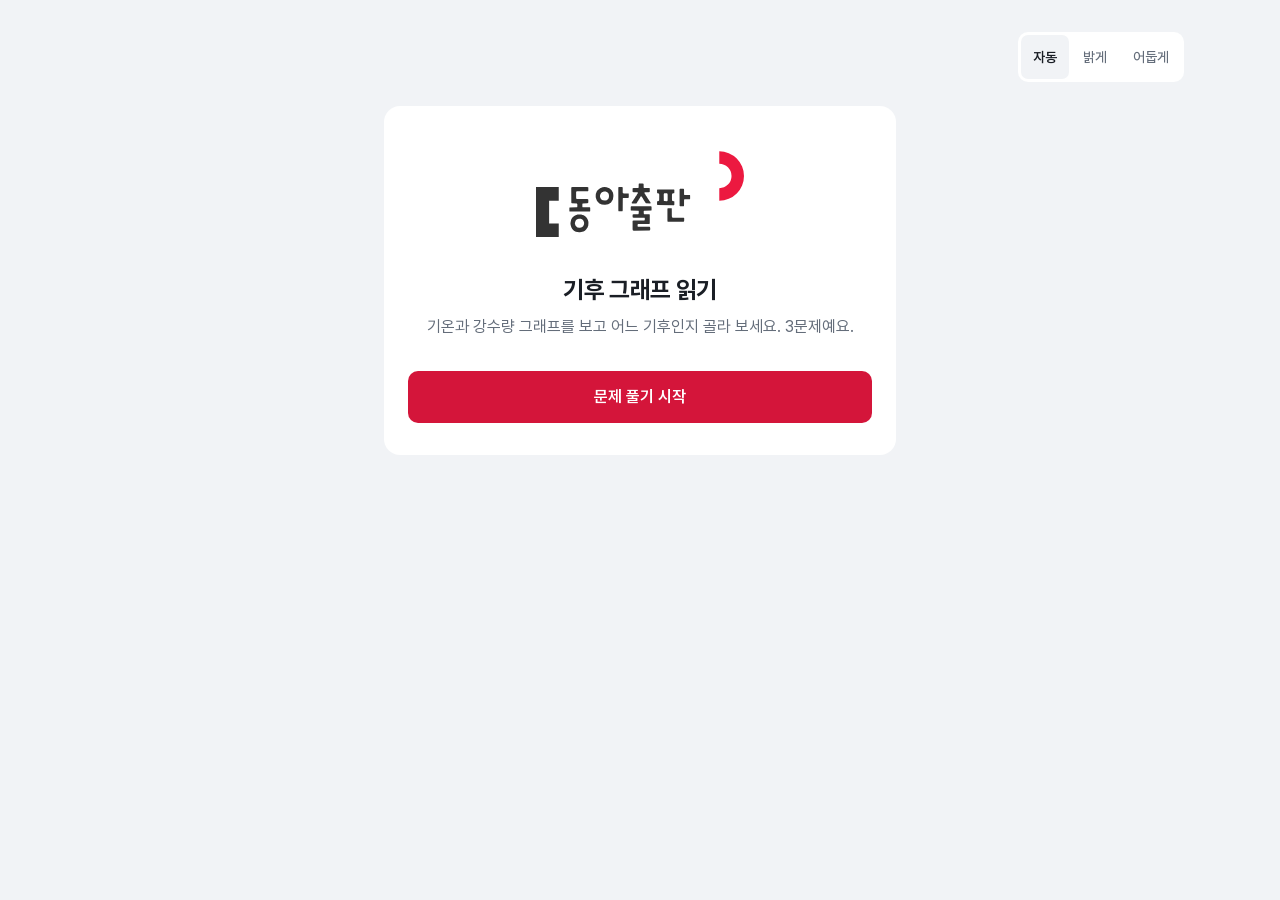
<file: skills/donga-design/assets/examples/climate-quiz/index.html>
<!doctype html>
<html lang="ko">
<!-- © 2026 김용현 -->
<head>
<meta charset="utf-8">
<meta name="color-scheme" content="light dark">
<meta name="viewport" content="width=device-width, initial-scale=1">
<title>기후 그래프 읽기</title>
<style>
/* © 2026 김용현 */
/*
  동아 디자인 토큰 (당토 디자인 규격 + 동아출판 CI 색 고정)
  사용법
    1. 이 파일 내용을 index.html의 <style> 안에 그대로 붙인다. (CSS 파일을 따로 두지 않는다)
    2. 화면 전체를 <div class="dc-content">로 감싼다. 모든 규칙은 이 래퍼 안에서만 동작한다.
       태그 선택자, :root, *, !important를 쓰지 않는다. 새 규칙도 ".dc-content .클래스" 형태로만 쓴다.
    3. 색은 고정이다. 아래 "CI 색" 블록을 바꾸지 않는다. 다른 색이 필요하면 역할 색(--accent 등)을 쓴다.
    4. 다이얼: 래퍼나 그 안의 영역에 data-density="compact"(촘촘), data-personality="brand"(브랜드).
    5. 다크 모드: 시스템 설정을 따르고, 래퍼나 그 안의 영역에 data-theme="light|dark"로 강제할 수 있다.
  글꼴: 외부 CDN을 쓰지 않는다. assets/fonts/ 의 Pretendard를 아래 @font-face로 불러온다.
*/

@font-face { font-family: "Pretendard"; font-weight: 400; font-display: swap; src: url("../../fonts/Pretendard-Regular.woff2") format("woff2"); }
@font-face { font-family: "Pretendard"; font-weight: 500; font-display: swap; src: url("../../fonts/Pretendard-Medium.woff2") format("woff2"); }
@font-face { font-family: "Pretendard"; font-weight: 600; font-display: swap; src: url("../../fonts/Pretendard-SemiBold.woff2") format("woff2"); }
@font-face { font-family: "Pretendard"; font-weight: 700; font-display: swap; src: url("../../fonts/Pretendard-Bold.woff2") format("woff2"); }

.dc-content {
  /* ===== CI 색 (고정, 바꾸지 않는다) ===== */
  --donga-red: #ec1940;          /* CI 빨강. 로고와 브랜드 그래픽에만 */
  --donga-ink: #333333;          /* CI 먹. 로고 ㄷ과 글자표 */

  /* ===== 테마색 (CI에서 만든 값, 고정) ===== */
  --accent-light: #d4153a;       /* 주색, 라이트: CI 빨강을 OKLCH 밝기만 내림. 흰 글자 대비 5.3 */
  --on-accent-light: #ffffff;
  --accent-dark: #ff5a72;        /* 주색, 다크: 밝게 올림. 위 글자 대비 6.2 */
  --on-accent-dark: #2a0610;
  --second-base: #333333;        /* 보조색 = CI 먹: 머리 띠, 로고, 차트 둘째 계열. 버튼에 쓰지 않음 */

  /* ===== 회색 10단계 (남색 기운) ===== */
  --gray-50: #f8f9fb;
  --gray-100: #f1f3f6;
  --gray-200: #e4e7ec;
  --gray-300: #d0d5dd;
  --gray-400: #a9b1bd;
  --gray-500: #868f9c;
  --gray-600: #646d7a;
  --gray-700: #4a5260;
  --gray-800: #2f3640;
  --gray-900: #1a1e25;

  /* ===== 역할 색, 라이트 ===== */
  --bg: var(--gray-100);
  --surface: #ffffff;
  --surface-raised: #ffffff;
  --fill-subtle: var(--gray-100);
  --text-strong: var(--gray-900);
  --text: var(--gray-700);
  --text-muted: var(--gray-600);
  --icon-muted: var(--gray-500);
  --text-disabled: var(--gray-400);
  --line: rgba(16, 24, 40, 0.08);
  --line-strong: rgba(16, 24, 40, 0.16);
  --focus: #2a64d4;
  --logo-ink: var(--donga-ink);

  /* 위험색은 주색(빨강)과 헷갈리지 않게 주황 쪽으로 옮긴 빨강. 늘 아이콘과 문구를 함께 쓴다 */
  --positive: #0b7a52;  --positive-weak: #e6f5ee;
  --warning:  #8a5a00;  --warning-weak:  #fdf3dc;
  --critical: #b42318;  --critical-weak: #fdeeea;
  --info:     #2a64d4;  --info-weak:     #eaf1fd;

  /* 자료 색: 지도, 차트, 범례 계열. 빨강 주색, 상태색과 따로. 버튼에 쓰지 않음 */
  --data-1: #2563c9; --data-2: #b4530a; --data-3: #0f7f86; --data-4: #6b7380;

  --accent: var(--accent-light);
  --on-accent: var(--on-accent-light);
  --second: var(--second-base);

  /* ===== 글자 (편안 기본) ===== */
  --font: "Pretendard", -apple-system, BlinkMacSystemFont, system-ui, "Apple SD Gothic Neo", "Malgun Gothic", sans-serif;
  --font-display: var(--font);
  --fs-caption: 0.8125rem;  /* 13 */
  --fs-small: 0.875rem;     /* 14 */
  --fs-body: 1rem;          /* 16 */
  --fs-body-lg: 1.125rem;   /* 18: 학생 개인 기기 본문 권장 */
  --fs-title-s: 1.25rem;    /* 20 */
  --fs-title: 1.5rem;       /* 24 */
  --fs-title-l: 1.875rem;   /* 30 */
  --lh-body: 1.5;
  --lh-title: 1.35;
  --ls-title: -0.025em;
  --fw-regular: 400;
  --fw-medium: 500;
  --fw-semibold: 600;
  --fw-bold: 700;

  /* ===== 크기 (편안) ===== */
  --row-h: 3.5rem;
  --btn-h: 3.25rem;
  --btn-h-s: 2.75rem;       /* 작은 버튼도 44 (두클래스 최소 터치 영역) */
  --touch: 2.75rem;         /* 44, 교실 화면은 --touch-class */
  --touch-class: 3rem;      /* 48 */
  --page-x: 1.25rem;

  /* ===== 간격 (4px 단위) ===== */
  --sp-1: 0.25rem; --sp-2: 0.5rem; --sp-3: 0.75rem; --sp-4: 1rem;
  --sp-5: 1.25rem; --sp-6: 1.5rem; --sp-8: 2rem; --sp-10: 2.5rem; --sp-12: 3rem; --sp-16: 4rem;

  /* ===== 모서리 ===== */
  --r-badge: 4px;
  --r-control: 10px;
  --r-card: 16px;
  --r-sheet: 20px;
  --r-full: 999px;

  /* ===== 그림자 (떠 있는 것에만) ===== */
  --shadow-1: 0 1px 4px rgba(16, 24, 40, 0.06);
  --shadow-2: 0 4px 16px rgba(16, 24, 40, 0.08);
  --shadow-3: 0 12px 32px rgba(16, 24, 40, 0.12);

  /* ===== 겹침 순서 (100 이하) ===== */
  --z-sticky: 10;
  --z-sheet: 50;
  --z-toast: 60;

  /* ===== 움직임 ===== */
  --dur-fast: 150ms;
  --dur: 250ms;
  --dur-slow: 400ms;
  --ease: cubic-bezier(0.35, 0, 0.35, 1);
  --ease-enter: cubic-bezier(0, 0, 0.15, 1);
  --ease-exit: cubic-bezier(0.35, 0, 1, 1);

  color-scheme: light;
}

/* ===== 다크 모드 ===== */
@media (prefers-color-scheme: dark) {
  .dc-content:not([data-theme="light"]) {
    --bg: #121418;
    --surface: #1b1e24;
    --surface-raised: #252930;
    --fill-subtle: #252930;
    --text-strong: #eef0f3;
    --text: #c4cad3;
    --text-muted: #8e97a4;
    --icon-muted: #6b7380;
    --text-disabled: #5d6571;
    --line: rgba(255, 255, 255, 0.08);
    --line-strong: rgba(255, 255, 255, 0.16);
    --focus: #7aa5ff;
    --logo-ink: #eceef1;
    --positive: #3ccf8e;  --positive-weak: #15302a;
    --warning:  #f0b44a;  --warning-weak:  #33291a;
    --critical: #ff8a5c;  --critical-weak: #3a2219;
    --info:     #7aa5ff;  --info-weak:     #1d2840;
    --accent: var(--accent-dark);
    --on-accent: var(--on-accent-dark);
    --second: #e8e8e8;
    --data-1: #7aa5ff; --data-2: #ffa45c; --data-3: #4fc9cf; --data-4: #9aa3b0;
    --shadow-1: none; --shadow-2: none; --shadow-3: 0 12px 32px rgba(0, 0, 0, 0.4);
    color-scheme: dark;
  }
}
.dc-content[data-theme="dark"],
.dc-content [data-theme="dark"] {
  --bg: #121418;
  --surface: #1b1e24;
  --surface-raised: #252930;
  --fill-subtle: #252930;
  --text-strong: #eef0f3;
  --text: #c4cad3;
  --text-muted: #8e97a4;
  --icon-muted: #6b7380;
  --text-disabled: #5d6571;
  --line: rgba(255, 255, 255, 0.08);
  --line-strong: rgba(255, 255, 255, 0.16);
  --focus: #7aa5ff;
  --logo-ink: #eceef1;
  --positive: #3ccf8e;  --positive-weak: #15302a;
  --warning:  #f0b44a;  --warning-weak:  #33291a;
  --critical: #ff8a5c;  --critical-weak: #3a2219;
  --info:     #7aa5ff;  --info-weak:     #1d2840;
  --accent: var(--accent-dark);
  --on-accent: var(--on-accent-dark);
  --second: #e8e8e8;
  --data-1: #7aa5ff; --data-2: #ffa45c; --data-3: #4fc9cf; --data-4: #9aa3b0;
  --shadow-1: none; --shadow-2: none; --shadow-3: 0 12px 32px rgba(0, 0, 0, 0.4);
  color-scheme: dark;
}
/* 래퍼 안 일부만 라이트로 되돌릴 때 */
.dc-content [data-theme="light"] {
  --bg: var(--gray-100); --surface: #ffffff; --surface-raised: #ffffff; --fill-subtle: var(--gray-100);
  --text-strong: var(--gray-900); --text: var(--gray-700); --text-muted: var(--gray-600);
  --icon-muted: var(--gray-500); --text-disabled: var(--gray-400);
  --line: rgba(16, 24, 40, 0.08); --line-strong: rgba(16, 24, 40, 0.16); --focus: #2a64d4;
  --logo-ink: var(--donga-ink);
  --positive: #0b7a52; --positive-weak: #e6f5ee; --warning: #8a5a00; --warning-weak: #fdf3dc;
  --critical: #b42318; --critical-weak: #fdeeea; --info: #2a64d4; --info-weak: #eaf1fd;
  --accent: var(--accent-light); --on-accent: var(--on-accent-light); --second: var(--second-base);
  --data-1: #2563c9; --data-2: #b4530a; --data-3: #0f7f86; --data-4: #6b7380;
  color-scheme: light;
}

/* ===== 자동 계산 (건드리지 않음) ===== */
.dc-content, .dc-content [data-theme] {
  --accent-press: color-mix(in oklch, var(--accent) 86%, black);
  --accent-weak: color-mix(in oklch, var(--accent) 9%, var(--surface));
  --accent-weak-press: color-mix(in oklch, var(--accent) 16%, var(--surface));
  --accent-text: color-mix(in oklch, var(--accent) 90%, var(--text-strong));
}
@media (prefers-color-scheme: dark) {
  .dc-content:not([data-theme="light"]) { --accent-press: color-mix(in oklch, var(--accent) 85%, white); }
}
.dc-content[data-theme="dark"], .dc-content [data-theme="dark"] { --accent-press: color-mix(in oklch, var(--accent) 85%, white); }

/* ===== 다이얼: 촘촘 (교사, 관리 화면) ===== */
.dc-content[data-density="compact"], .dc-content [data-density="compact"] {
  --fs-caption: 0.75rem;
  --fs-small: 0.8125rem;
  --fs-body: 0.875rem;
  --fs-body-lg: 0.875rem;
  --fs-title-s: 1rem;
  --fs-title: 1.125rem;
  --fs-title-l: 1.375rem;
  --lh-body: 1.45;
  --fw-medium: 400;
  --fw-bold: 600;
  --row-h: 2.5rem;
  --btn-h: 2.75rem;         /* 두클래스 최소 44 를 지킨다 */
  --btn-h-s: 2.75rem;
  --page-x: 1rem;
  --r-control: 7px;
  --r-card: 10px;
  --r-sheet: 14px;
}

/* ===== 다이얼: 브랜드 ===== */
.dc-content[data-personality="brand"], .dc-content [data-personality="brand"] {
  --r-badge: 0; --r-control: 0; --r-card: 0; --r-sheet: 0;  /* CI의 각진 ㄷ을 따라 모서리 0 */
}

/* ===== 래퍼 기본 ===== */
.dc-content {
  position: relative;       /* 시트, 토스트는 position:fixed 대신 이 안에서 absolute */
  min-height: 100vh;
  min-height: 100dvh;
  font-family: var(--font);
  font-size: var(--fs-body);
  line-height: var(--lh-body);
  color: var(--text-strong);
  background: var(--bg);
  -webkit-font-smoothing: antialiased;
  word-break: keep-all;
  overflow-wrap: anywhere;
}
.dc-content [data-theme] { background: var(--bg); color: var(--text-strong); }
.dc-content,
.dc-content *,
.dc-content *::before,
.dc-content *::after { box-sizing: border-box; }
.dc-content .dc-h1, .dc-content .dc-h2, .dc-content .dc-h3 {
  font-family: var(--font-display); line-height: var(--lh-title); letter-spacing: var(--ls-title); margin: 0;
}
.dc-content :focus-visible { outline: 2px solid var(--focus); outline-offset: 2px; }
.dc-content .num { font-variant-numeric: tabular-nums; }
.dc-content .dc-sr-only {
  position: absolute; width: 1px; height: 1px; margin: -1px; padding: 0; overflow: hidden; clip: rect(0 0 0 0); white-space: nowrap; border: 0;
}

/* 누르면 살짝 줄어듦 */
.dc-content .pressable { transition: transform var(--dur-fast) var(--ease), background-color var(--dur-fast) var(--ease); }
.dc-content .pressable:active { transform: scale(0.97); }

/* 움직임 줄이기: !important 대신 시간 변수를 0으로 */
@media (prefers-reduced-motion: reduce) {
  .dc-content { --dur-fast: 0ms; --dur: 0ms; --dur-slow: 0ms; }
  .dc-content .pressable:active { transform: none; }
}

/* ===== 태블릿 (references/tablet.md) ===== */
@media (pointer: coarse) {
  .dc-content { --touch: var(--touch-class); --btn-h-s: var(--touch-class); }
}
@media (min-width: 744px) {
  .dc-content { --page-x: 1.5rem; --fs-body-lg: 1.125rem; }
}
@media (min-width: 1024px) and (orientation: landscape) {
  .dc-content { --page-x: 2rem; }
}


.dc-content .dc-logo { display: block; width: 100%; max-width: 15rem; height: auto; overflow: visible; }
.dc-content .dc-logo .dc-logo-d,
.dc-content .dc-logo .dc-logo-word { fill: var(--logo-ink); }
.dc-content .dc-logo .dc-logo-o { fill: var(--donga-red); }

/* 붙은 자리: ㄷ의 열린 오른쪽과 ㅇ의 곧은 왼쪽이 맞닿아 가운데에서 D 하나가 된다 */
.dc-content .dc-logo.is-open .dc-logo-d { animation: dc-logo-d 1.5s cubic-bezier(0.2, 0, 0, 1) both; }
.dc-content .dc-logo.is-open .dc-logo-o { animation: dc-logo-o 1.5s cubic-bezier(0.2, 0, 0, 1) both; }
.dc-content .dc-logo.is-open .dc-logo-word { animation: dc-logo-word 1.5s cubic-bezier(0.2, 0, 0, 1) both; }

@keyframes dc-logo-d {
  0%   { transform: translate(183.5px, -41.25px); opacity: 0; }
  15%  { transform: translate(183.5px, -41.25px); opacity: 1; }
  35%  { transform: translate(183.5px, -41.25px); }
  80%, 100% { transform: translate(0, 0); opacity: 1; }
}
@keyframes dc-logo-o {
  0%   { transform: translate(-183.5px, 41.25px); opacity: 0; }
  15%  { transform: translate(-183.5px, 41.25px); opacity: 1; }
  35%  { transform: translate(-183.5px, 41.25px); }
  80%, 100% { transform: translate(0, 0); opacity: 1; }
}
@keyframes dc-logo-word {
  /* 글자는 ㄷ의 오른쪽 끝과 ㅇ의 왼쪽 끝 사이만 보인다: 둘과 같은 시간, 같은 곡선으로 틈을 따라 열려 하얀 빈칸이 생기지 않는다.
     아래쪽도 내려가는 ㄷ의 밑변을 따라가서 붙은 D 밖으로 글자가 삐져나오지 않는다 */
  0%, 35% { clip-path: inset(-10px 116.87px 30.65px 159.22px); }
  80%, 100% { clip-path: inset(-10px -66.63px -10.6px -24.28px); }
}
/* 움직임 줄이기: 벌어지는 움직임 없이 제자리에서 잠깐 나타나기만 한다 */
@keyframes dc-logo-fade { from { opacity: 0; } to { opacity: 1; } }
@media (prefers-reduced-motion: reduce) {
  .dc-content .dc-logo.is-open .dc-logo-d,
  .dc-content .dc-logo.is-open .dc-logo-o,
  .dc-content .dc-logo.is-open .dc-logo-word { animation: dc-logo-fade 0.4s linear both; }
}


/* ===== 이 화면 ===== */
.dc-content .qz { max-width: 40rem; margin: 0 auto; padding: var(--sp-6) var(--page-x) var(--sp-16); }
.dc-content .qz-top { display: flex; align-items: center; justify-content: flex-end; margin-bottom: var(--sp-6); }
.dc-content .seg { display: inline-flex; padding: 3px; gap: 2px; background: var(--surface); border-radius: var(--r-control); }
.dc-content .seg-btn {
  min-height: var(--touch); min-width: var(--touch); padding: 0 var(--sp-3); border: 0; border-radius: calc(var(--r-control) - 3px);
  background: transparent; color: var(--text-muted); font: inherit; font-size: var(--fs-small); font-weight: var(--fw-medium); cursor: pointer;
}
.dc-content .seg-btn[aria-pressed="true"] { background: var(--fill-subtle); color: var(--text-strong); font-weight: var(--fw-semibold); }

.dc-content .intro { background: var(--surface); border-radius: var(--r-card); padding: var(--sp-10) var(--sp-6) var(--sp-8); text-align: center; }
.dc-content .intro .dc-logo { margin: 0 auto var(--sp-8); max-width: 13rem; }
.dc-content .intro-title { font-size: var(--fs-title); font-weight: var(--fw-bold); }
.dc-content .intro-sub { margin: var(--sp-2) 0 var(--sp-8); color: var(--text-muted); }

.dc-content .btn {
  display: inline-flex; align-items: center; justify-content: center; gap: var(--sp-2);
  min-height: var(--btn-h); padding: 0 var(--sp-6); border: 0; border-radius: var(--r-control);
  font: inherit; font-weight: var(--fw-semibold); cursor: pointer;
}
.dc-content .btn-primary { background: var(--accent); color: var(--on-accent); }
.dc-content .btn-primary:hover { background: var(--accent-press); }
.dc-content .btn-primary:disabled { background: var(--surface); color: var(--text-disabled); cursor: default; }
.dc-content .btn-ghost { background: var(--fill-subtle); color: var(--text-strong); }
.dc-content .btn-block { width: 100%; }

.dc-content .progress { display: flex; align-items: center; gap: var(--sp-3); margin-bottom: var(--sp-4); color: var(--text-muted); font-size: var(--fs-small); }
.dc-content .bar { flex: 1; height: 6px; border-radius: var(--r-full); background: var(--line-strong); overflow: hidden; }
.dc-content .bar-fill { width: 0; height: 100%; background: var(--accent); border-radius: inherit; transition: width var(--dur) var(--ease); }

.dc-content .card { background: var(--surface); border-radius: var(--r-card); padding: var(--sp-6); }
.dc-content .q-title { font-size: var(--fs-title-s); font-weight: var(--fw-bold); margin-bottom: var(--sp-2); }
.dc-content .q-desc { color: var(--text-muted); margin: 0 0 var(--sp-5); }
.dc-content .chart { display: block; width: 100%; height: auto; overflow: visible; margin-bottom: var(--sp-2); }
.dc-content .chart .ax { stroke: var(--line-strong); }
.dc-content .chart .lbl { fill: var(--text-muted); font-size: 13px; }
.dc-content .chart .rain { fill: var(--second); opacity: 0.3; }
.dc-content .chart .temp { stroke: var(--accent); fill: none; stroke-width: 2.5; }
.dc-content .table-alt { margin-bottom: var(--sp-4); color: var(--text-muted); font-size: var(--fs-small); }
.dc-content .table-alt summary { cursor: pointer; min-height: var(--touch); display: flex; align-items: center; }
.dc-content .table-alt table { border-collapse: collapse; width: 100%; font-variant-numeric: tabular-nums; }
.dc-content .table-alt th, .dc-content .table-alt td { padding: var(--sp-1) var(--sp-2); text-align: right; }

.dc-content .opts { display: grid; gap: var(--sp-2); margin-bottom: var(--sp-4); }
.dc-content .opt {
  display: flex; align-items: center; gap: var(--sp-3); width: 100%; min-height: var(--row-h); padding: 0 var(--sp-4);
  border: 1.5px solid var(--line-strong); border-radius: var(--r-control); background: var(--surface);
  color: var(--text-strong); font: inherit; text-align: left; cursor: pointer;
}
.dc-content .opt .mark { flex: none; width: 1.25rem; height: 1.25rem; border-radius: var(--r-full); border: 1.5px solid var(--icon-muted); display: grid; place-items: center; }
.dc-content .opt[aria-checked="true"] { border-color: var(--accent); background: var(--accent-weak); }
.dc-content .opt[aria-checked="true"] .mark { border-color: var(--accent); background: var(--accent); }
.dc-content .opt .mark svg { width: 0.75rem; height: 0.75rem; stroke: var(--on-accent); fill: none; stroke-width: 3; stroke-linecap: round; stroke-linejoin: round; opacity: 0; }
.dc-content .opt[aria-checked="true"] .mark svg { opacity: 1; }
.dc-content .opt:disabled { cursor: default; }
.dc-content .opt.is-answer { border-color: var(--positive); }

.dc-content .fb { display: flex; gap: var(--sp-3); padding: var(--sp-4); border-radius: var(--r-control); }
.dc-content .fb svg { flex: none; width: 1.25rem; height: 1.25rem; margin-top: 2px; fill: none; stroke: currentColor; stroke-width: 2; stroke-linecap: round; stroke-linejoin: round; }
.dc-content .fb-ok { background: var(--positive-weak); color: var(--positive); }
.dc-content .fb-no { background: var(--critical-weak); color: var(--critical); }
.dc-content .fb p { margin: 0; color: var(--text-strong); }
.dc-content .fb strong { display: block; color: inherit; }

.dc-content .actions { position: sticky; bottom: 0; z-index: var(--z-sticky); padding: var(--sp-3) 0 var(--sp-4); background: var(--bg); }
.dc-content .done { text-align: center; }
.dc-content .done-sub { margin: 0; color: var(--text-muted); }
.dc-content .done .big { font-size: var(--fs-title); font-weight: var(--fw-bold); margin: var(--sp-2) 0 var(--sp-6); }

.dc-content .quiz-grid { display: grid; gap: var(--sp-3); }
.dc-content .quiz-grid .opts { margin-bottom: 0; }
.dc-content .quiz-grid #fb:not(:empty) { margin-top: var(--sp-4); }
.dc-content .table-alt { margin-bottom: 0; }

/* 태블릿 세로: 넓은 한 칸, 선택지 2열 */
@media (min-width: 744px) {
  .dc-content .qz { max-width: 44rem; padding-top: var(--sp-8); }
  .dc-content .opts { grid-template-columns: 1fr 1fr; }
  .dc-content .intro, .dc-content .done { max-width: 32rem; margin-left: auto; margin-right: auto; }
}
/* 태블릿 가로: 그림 왼쪽(고정), 문제 오른쪽 */
@media (min-width: 1024px) and (orientation: landscape) {
  .dc-content .qz { max-width: 72rem; }
  .dc-content .quiz-grid { grid-template-columns: minmax(0, 3fr) minmax(20rem, 2fr); gap: var(--sp-6); align-items: start; }
  .dc-content .quiz-grid .progress { grid-column: 1 / -1; margin-bottom: 0; }
  .dc-content .stage { position: sticky; top: var(--sp-6); }
  .dc-content .stage .chart { max-height: calc(100dvh - 18rem); }
  .dc-content .opts { grid-template-columns: 1fr; }
}
.dc-content .actions { padding-bottom: calc(var(--sp-4) + env(safe-area-inset-bottom)); }
.dc-content [hidden] { display: none; }
</style>
</head>
<body style="margin:0">
<div class="dc-content" id="app">
  <main class="qz">
    <div class="qz-top">
      <div class="seg" role="group" aria-label="화면 밝기">
        <button type="button" class="seg-btn" data-mode="system" aria-pressed="true">자동</button>
        <button type="button" class="seg-btn" data-mode="light" aria-pressed="false">밝게</button>
        <button type="button" class="seg-btn" data-mode="dark" aria-pressed="false">어둡게</button>
      </div>
    </div>

    <section class="intro" id="intro" aria-labelledby="intro-title">
      <svg class="dc-logo is-open" viewBox="42 38 475.5 220" role="img" aria-label="동아출판">
  <g class="dc-logo-word"><path fill-rule="evenodd" d="M303.34 169.25 303.93 168.50 303.61 166.75 300.61 162.75 299.75 160.68 298.70 159.75 297.88 158.00 296.71 156.75 295.75 154.62 292.73 150.50 291.75 148.34 290.58 147.25 289.79 145.00 290.11 144.25 291.25 143.72 299.50 143.70 301.74 143.25 302.08 142.25 302.08 135.50 301.57 134.25 289.00 133.89 288.31 133.25 288.11 132.50 288.04 125.25 287.66 124.25 285.50 123.81 279.75 123.78 277.50 124.01 276.80 124.75 276.64 132.50 276.00 133.77 275.00 134.03 265.50 134.00 263.13 134.50 262.81 135.50 262.79 142.00 263.21 143.25 265.50 143.71 273.50 143.72 274.64 144.25 274.96 145.00 274.17 147.25 273.00 148.34 272.02 150.50 269.00 154.62 268.04 156.75 266.88 158.00 266.05 159.75 265.00 160.68 264.14 162.75 261.14 166.75 260.80 168.00 261.01 169.00 262.00 169.30 271.50 169.17 273.75 166.15 274.56 164.25 275.75 163.09 276.59 161.00 277.78 159.75 278.50 157.96 279.75 156.51 280.81 154.00 281.50 153.56 283.25 153.30 284.14 154.00 284.78 155.75 286.16 157.50 286.99 159.50 288.25 160.88 289.00 162.89 290.10 164.00 290.85 165.75 292.04 167.00 293.25 169.16 303.34 169.25ZM165.31 187.75 165.92 186.50 165.94 179.75 165.49 178.50 164.75 178.24 149.50 178.19 148.50 177.83 148.00 176.91 147.99 171.00 148.26 170.00 149.00 169.17 158.75 168.99 161.00 168.35 161.62 166.50 161.64 162.00 161.50 160.68 161.00 159.82 158.75 159.20 135.50 159.22 134.25 158.48 133.71 156.50 133.70 143.75 134.25 142.02 135.75 141.58 160.75 141.38 161.38 141.00 161.64 140.25 161.63 133.50 161.30 132.50 158.50 131.82 125.75 131.79 123.00 132.39 122.57 134.00 122.75 167.53 123.25 168.48 124.00 168.82 135.42 169.25 136.44 171.00 136.47 176.50 135.99 177.75 134.75 178.22 119.00 178.34 118.39 179.00 118.28 179.75 118.29 186.50 118.62 187.50 119.75 187.94 165.31 187.75ZM239.35 187.25 239.95 186.50 240.22 184.50 240.39 158.25 241.25 157.06 243.25 156.61 253.00 156.68 253.50 156.41 254.11 154.50 254.05 148.00 253.75 146.83 253.00 146.38 243.75 146.44 241.00 145.99 240.22 144.50 240.23 133.75 239.87 132.25 239.00 131.79 231.50 131.79 230.44 132.50 230.14 133.75 230.24 185.50 230.75 186.89 231.50 187.34 239.35 187.25ZM200.31 172.25 207.00 171.32 211.00 169.12 213.51 167.00 217.77 160.50 218.95 152.50 218.69 149.00 217.83 144.25 216.63 142.50 215.73 140.25 211.86 136.25 209.50 134.54 203.50 132.28 198.75 132.01 194.00 132.38 188.50 134.38 182.79 139.00 180.80 142.25 178.71 148.00 178.44 152.75 178.74 156.50 181.00 162.76 183.00 165.63 187.00 169.45 192.25 171.67 198.50 172.38 200.31 172.25ZM379.84 175.50 380.44 174.25 380.46 161.50 380.75 160.40 382.25 159.77 393.84 159.50 394.37 158.25 394.30 151.00 393.86 150.25 393.25 150.03 383.25 150.04 381.09 149.75 380.48 148.50 380.48 137.75 380.07 136.25 379.00 135.80 371.50 135.89 370.75 136.30 370.21 137.50 370.29 174.50 370.72 175.25 371.50 175.62 379.84 175.50ZM357.40 173.25 357.96 172.75 358.28 171.50 358.29 165.00 357.50 164.04 354.25 163.66 353.14 162.50 352.82 160.50 352.82 149.25 353.20 147.75 354.00 146.79 355.25 146.16 357.50 146.05 358.18 145.25 358.35 139.25 357.75 137.62 357.00 137.33 320.00 137.34 319.25 137.59 318.66 139.25 318.89 145.50 319.50 146.08 321.50 146.12 322.27 146.50 323.40 148.00 323.76 149.25 323.60 161.75 322.50 163.64 319.50 164.03 318.77 164.75 318.66 170.75 319.25 173.10 357.40 173.25ZM199.75 162.52 195.25 162.16 193.00 161.32 190.47 159.00 188.65 155.25 188.30 153.75 188.49 150.00 190.50 145.82 192.71 143.75 197.25 142.02 199.50 141.91 201.50 142.26 205.75 144.36 208.10 147.25 209.03 152.25 208.11 157.50 206.29 159.75 203.75 161.81 199.75 162.52ZM341.25 164.03 335.50 164.01 334.75 163.72 334.20 163.00 334.01 149.00 334.38 147.25 335.25 146.19 341.25 146.09 342.00 146.39 342.58 147.25 342.96 149.25 342.90 162.25 342.47 163.50 341.25 164.03ZM301.86 231.25 303.01 229.50 303.16 225.75 302.65 223.75 301.75 222.86 275.50 222.77 274.34 221.75 274.18 219.00 274.59 217.00 275.50 216.24 299.50 216.28 301.25 216.10 301.75 215.74 302.08 213.75 302.08 195.75 301.82 194.50 301.00 193.91 289.24 193.75 288.61 193.00 288.32 191.75 288.25 187.25 288.75 186.12 289.75 185.78 305.75 185.58 306.20 184.50 306.22 178.00 305.76 176.25 305.00 175.99 259.75 175.99 259.00 176.24 258.53 177.75 258.55 184.50 259.00 185.58 275.25 185.75 276.44 186.25 276.93 187.25 276.84 191.75 276.47 193.00 275.75 193.74 265.50 193.86 263.25 194.41 262.79 195.75 262.85 200.00 263.25 201.26 265.75 201.80 289.00 201.75 290.25 202.21 290.71 203.25 290.60 207.25 289.50 208.25 265.50 208.26 263.12 208.75 262.78 209.75 262.81 228.50 263.29 230.50 263.91 231.00 265.75 231.47 301.86 231.25ZM379.76 211.25 380.74 209.00 380.82 203.75 380.52 202.75 379.75 202.11 355.75 202.02 353.25 201.35 352.53 198.75 352.41 181.00 351.75 180.33 351.00 180.18 343.75 180.21 342.75 180.70 342.44 181.75 342.47 208.50 342.76 210.50 343.25 211.24 379.76 211.25ZM142.56 235.25 150.52 233.50 153.75 231.66 157.50 227.99 158.44 226.25 159.60 225.00 161.50 219.57 161.91 213.25 161.55 210.00 159.64 204.75 157.34 201.25 155.10 199.00 151.00 196.41 148.12 195.75 145.50 194.66 141.25 194.32 137.00 194.73 131.25 196.64 128.50 198.49 126.62 200.25 124.75 202.28 122.52 206.00 121.18 211.75 120.74 215.25 121.20 218.50 122.68 223.75 124.90 227.50 128.72 231.50 133.00 233.82 140.50 235.40 142.56 235.25ZM142.75 224.77 140.75 224.91 137.00 224.26 135.84 223.75 132.20 220.00 130.86 215.25 131.09 213.25 132.50 208.86 134.93 206.25 138.00 204.69 140.00 204.18 144.50 204.55 147.97 206.25 150.10 208.50 151.57 211.50 151.98 213.25 151.88 217.00 149.75 221.64 146.75 223.92 142.75 224.77Z"/></g>
  <g class="dc-logo-d"><path d="M42 132H94V163H72V215H94V246H42Z"/></g>
  <g class="dc-logo-o"><path d="M461 50A56.5 56.5 0 0 1 461 163V134.5A28 28 0 0 0 461 78.5Z"/></g>
</svg>
      <h1 class="dc-h1 intro-title" id="intro-title">기후 그래프 읽기</h1>
      <p class="intro-sub">기온과 강수량 그래프를 보고 어느 기후인지 골라 보세요. 3문제예요.</p>
      <button type="button" class="btn btn-primary btn-block" id="start">문제 풀기 시작</button>
    </section>

    <section id="quiz" class="quiz-grid" hidden>
      <div class="progress"><span class="num" id="step">1 / 3</span><div class="bar" aria-hidden="true"><div class="bar-fill" id="bar"></div></div></div>
      <div class="card stage">
        <h2 class="dc-h2 q-title" id="q-title"></h2>
        <p class="q-desc">막대는 강수량, 선은 기온이에요. 아래 숫자는 월이에요.</p>
        <svg class="chart" id="chart" viewBox="0 0 320 152" role="img" aria-labelledby="chart-desc"><desc id="chart-desc"></desc></svg>
        <details class="table-alt"><summary>같은 자료를 표로 보기</summary><table id="tbl"></table></details>
      </div>
      <div class="panel">
        <div class="card">
          <div class="opts" role="radiogroup" aria-labelledby="q-title" id="opts"></div>
          <div id="fb" aria-live="polite"></div>
        </div>
        <div class="actions"><button type="button" class="btn btn-primary btn-block" id="check" disabled>정답 확인하기</button></div>
      </div>
    </section>

    <section class="card done" id="done" hidden>
      <p class="done-sub">다 풀었어요</p>
      <p class="big num" id="score"></p>
      <button type="button" class="btn btn-ghost btn-block" id="again">처음부터 다시 풀기</button>
    </section>
  </main>
</div>
<script>
(function () {
  var root = document.getElementById('app');
  function $(id) { return root.querySelector('#' + id); }
  var NS = 'http://www.w3.org/2000/svg';
  function el(tag, attrs, text) {
    var n = document.createElement(tag);
    if (attrs) Object.keys(attrs).forEach(function (k) { n.setAttribute(k, attrs[k]); });
    if (text != null) n.textContent = text;
    return n;
  }
  function svgEl(tag, attrs) {
    var n = document.createElementNS(NS, tag);
    Object.keys(attrs).forEach(function (k) { n.setAttribute(k, attrs[k]); });
    return n;
  }
  function icon(d) {
    var s = svgEl('svg', { viewBox: '0 0 24 24', 'aria-hidden': 'true' });
    s.appendChild(svgEl('path', { d: d }));
    return s;
  }
  function clear(n) { while (n.firstChild) n.removeChild(n.firstChild); }

  /* 화면 밝기: 저장하지 않고 지금 화면에서만 바꾼다 */
  root.querySelectorAll('.seg-btn').forEach(function (b) {
    b.addEventListener('click', function () {
      var m = b.getAttribute('data-mode');
      if (m === 'system') root.removeAttribute('data-theme'); else root.setAttribute('data-theme', m);
      root.querySelectorAll('.seg-btn').forEach(function (x) { x.setAttribute('aria-pressed', String(x === b)); });
    });
  });

  var QUESTIONS = [
    { place: '가', temp: [26,26,27,27,27,27,27,27,27,27,26,26], rain: [250,240,300,280,200,150,160,190,230,260,260,270], answer: 0, why: '1년 내내 기온이 25도를 넘고 비가 많아요.' },
    { place: '나', temp: [-18,-15,-6,4,12,18,21,19,12,3,-7,-15], rain: [8,8,12,25,45,75,90,80,50,25,15,10], answer: 3, why: '겨울이 길고 영하 15도 아래로 춥고, 여름에 비가 몰려요.' },
    { place: '다', temp: [11,12,14,17,21,25,28,28,25,20,15,12], rain: [70,60,55,35,15,3,1,2,10,40,65,75], answer: 2, why: '여름이 덥고 건조하며 비는 겨울에 내려요.' }
  ];
  var CHOICES = ['열대 우림 기후', '사막 기후', '지중해성 기후', '냉대 기후'];
  var idx = 0, picked = -1, checked = false, score = 0;

  /* 그래프는 실제 표시 폭으로 viewBox를 잡아 글자 크기가 화면 폭에 따라 커지지 않게 한다 */
  function drawChart(q) {
    var svg = $('chart');
    while (svg.lastChild && svg.lastChild.nodeName !== 'desc') svg.removeChild(svg.lastChild);
    var W = Math.max(280, Math.round(svg.getBoundingClientRect().width) || 320);
    var H = Math.round(Math.min(300, Math.max(160, W * 0.42)));
    svg.setAttribute('viewBox', '0 0 ' + W + ' ' + H);
    var x0 = 4, w = W - 8, top = 6, h = H - 34, bw = w / 12;
    svg.appendChild(svgEl('line', { class: 'ax', x1: x0, y1: top + h, x2: x0 + w, y2: top + h }));
    q.rain.forEach(function (r, i) {
      var bh = r / 320 * h;
      svg.appendChild(svgEl('rect', { class: 'rain', x: x0 + i * bw + bw * 0.15, y: top + h - bh, width: bw * 0.7, height: bh, rx: 2 }));
      var t = svgEl('text', { class: 'lbl', x: x0 + i * bw + bw / 2, y: top + h + 20, 'text-anchor': 'middle' });
      t.textContent = bw < 36 ? String(i + 1) : (i + 1) + '월';  /* 좁으면 숫자만 */
      svg.appendChild(t);
    });
    var pts = q.temp.map(function (t, i) { return (x0 + i * bw + bw / 2) + ',' + (top + h - (t + 25) / 60 * h); }).join(' ');
    svg.appendChild(svgEl('polyline', { class: 'temp', points: pts }));
    $('chart-desc').textContent = q.place + ' 지역의 월별 기온과 강수량';
    var tbl = $('tbl'); clear(tbl);
    var head = el('tr');
    ['월', '기온(도)', '강수량(mm)'].forEach(function (s) { head.appendChild(el('th', { scope: 'col' }, s)); });
    tbl.appendChild(head);
    q.temp.forEach(function (t, i) {
      var tr = el('tr');
      [(i + 1) + '월', String(t), String(q.rain[i])].forEach(function (s) { tr.appendChild(el('td', null, s)); });
      tbl.appendChild(tr);
    });
  }

  function select(i) {
    if (checked) return;
    picked = i;
    root.querySelectorAll('.opt').forEach(function (o, k) {
      o.setAttribute('aria-checked', String(k === i));
      o.tabIndex = k === i ? 0 : -1;
    });
    $('check').disabled = false;
  }

  function render() {
    var q = QUESTIONS[idx];
    picked = -1; checked = false;
    $('step').textContent = (idx + 1) + ' / ' + QUESTIONS.length;
    $('bar').style.width = (idx / QUESTIONS.length * 100) + '%';
    $('q-title').textContent = (idx + 1) + '. (' + q.place + ') 지역은 어느 기후일까요?';
    drawChart(q);
    var opts = $('opts'); clear(opts);
    CHOICES.forEach(function (c, i) {
      var b = el('button', { type: 'button', class: 'opt', role: 'radio', 'aria-checked': 'false', tabindex: i === 0 ? '0' : '-1' });
      var mark = el('span', { class: 'mark', 'aria-hidden': 'true' });
      mark.appendChild(icon('M5 12l5 5 9-10'));
      b.appendChild(mark);
      b.appendChild(el('span', null, c));
      b.addEventListener('click', function () { select(i); });
      b.addEventListener('keydown', function (e) {
        var n = null;
        if (e.key === 'ArrowDown' || e.key === 'ArrowRight') n = (i + 1) % CHOICES.length;
        if (e.key === 'ArrowUp' || e.key === 'ArrowLeft') n = (i + CHOICES.length - 1) % CHOICES.length;
        if (n !== null) { e.preventDefault(); select(n); opts.children[n].focus(); }
      });
      opts.appendChild(b);
    });
    clear($('fb'));
    $('check').textContent = '정답 확인하기';
    $('check').disabled = true;
  }

  function check() {
    var q = QUESTIONS[idx];
    if (!checked) {
      if (picked < 0) return;
      checked = true;
      var ok = picked === q.answer;
      if (ok) score++;
      root.querySelectorAll('.opt').forEach(function (o, k) { o.disabled = true; if (k === q.answer) o.classList.add('is-answer'); });
      var box = el('div', { class: 'fb ' + (ok ? 'fb-ok' : 'fb-no') });
      box.appendChild(icon(ok ? 'M5 12l5 5 9-10' : 'M12 8v5M12 16.5v.5M10.3 3.9L2.4 18a2 2 0 001.7 3h15.8a2 2 0 001.7-3L13.7 3.9a2 2 0 00-3.4 0z'));
      var p = el('p');
      p.appendChild(el('strong', null, ok ? '맞았어요. ' + CHOICES[q.answer] + '예요' : '정답은 ' + CHOICES[q.answer] + '예요'));
      p.appendChild(document.createTextNode(q.why));
      box.appendChild(p);
      $('fb').appendChild(box);
      $('check').textContent = idx < QUESTIONS.length - 1 ? '다음 문제 보기' : '결과 보기';
      $('check').focus();
    } else if (idx < QUESTIONS.length - 1) {
      idx++; render(); $('q-title').focus();
    } else {
      $('quiz').hidden = true; $('done').hidden = false;
      $('score').textContent = QUESTIONS.length + '문제 중 ' + score + '문제 맞았어요';
      $('again').focus();
    }
  }

  function start() { $('intro').hidden = true; $('done').hidden = true; $('quiz').hidden = false; idx = 0; score = 0; render(); $('q-title').focus(); }
  $('q-title').tabIndex = -1;
  $('start').addEventListener('click', start);
  $('again').addEventListener('click', start);
  $('check').addEventListener('click', check);
  /* 화면 방향이나 폭이 바뀌면 그래프만 다시 그린다. 고른 답과 푼 상태는 그대로 */
  if (window.ResizeObserver) {
    var lastW = 0;
    new ResizeObserver(function (en) {
      var cw = Math.round(en[0].contentRect.width);
      if (cw && cw !== lastW && !$('quiz').hidden) { lastW = cw; drawChart(QUESTIONS[idx]); }
    }).observe($('chart'));
  }
})();
</script>
</body>
</html>
</file>
